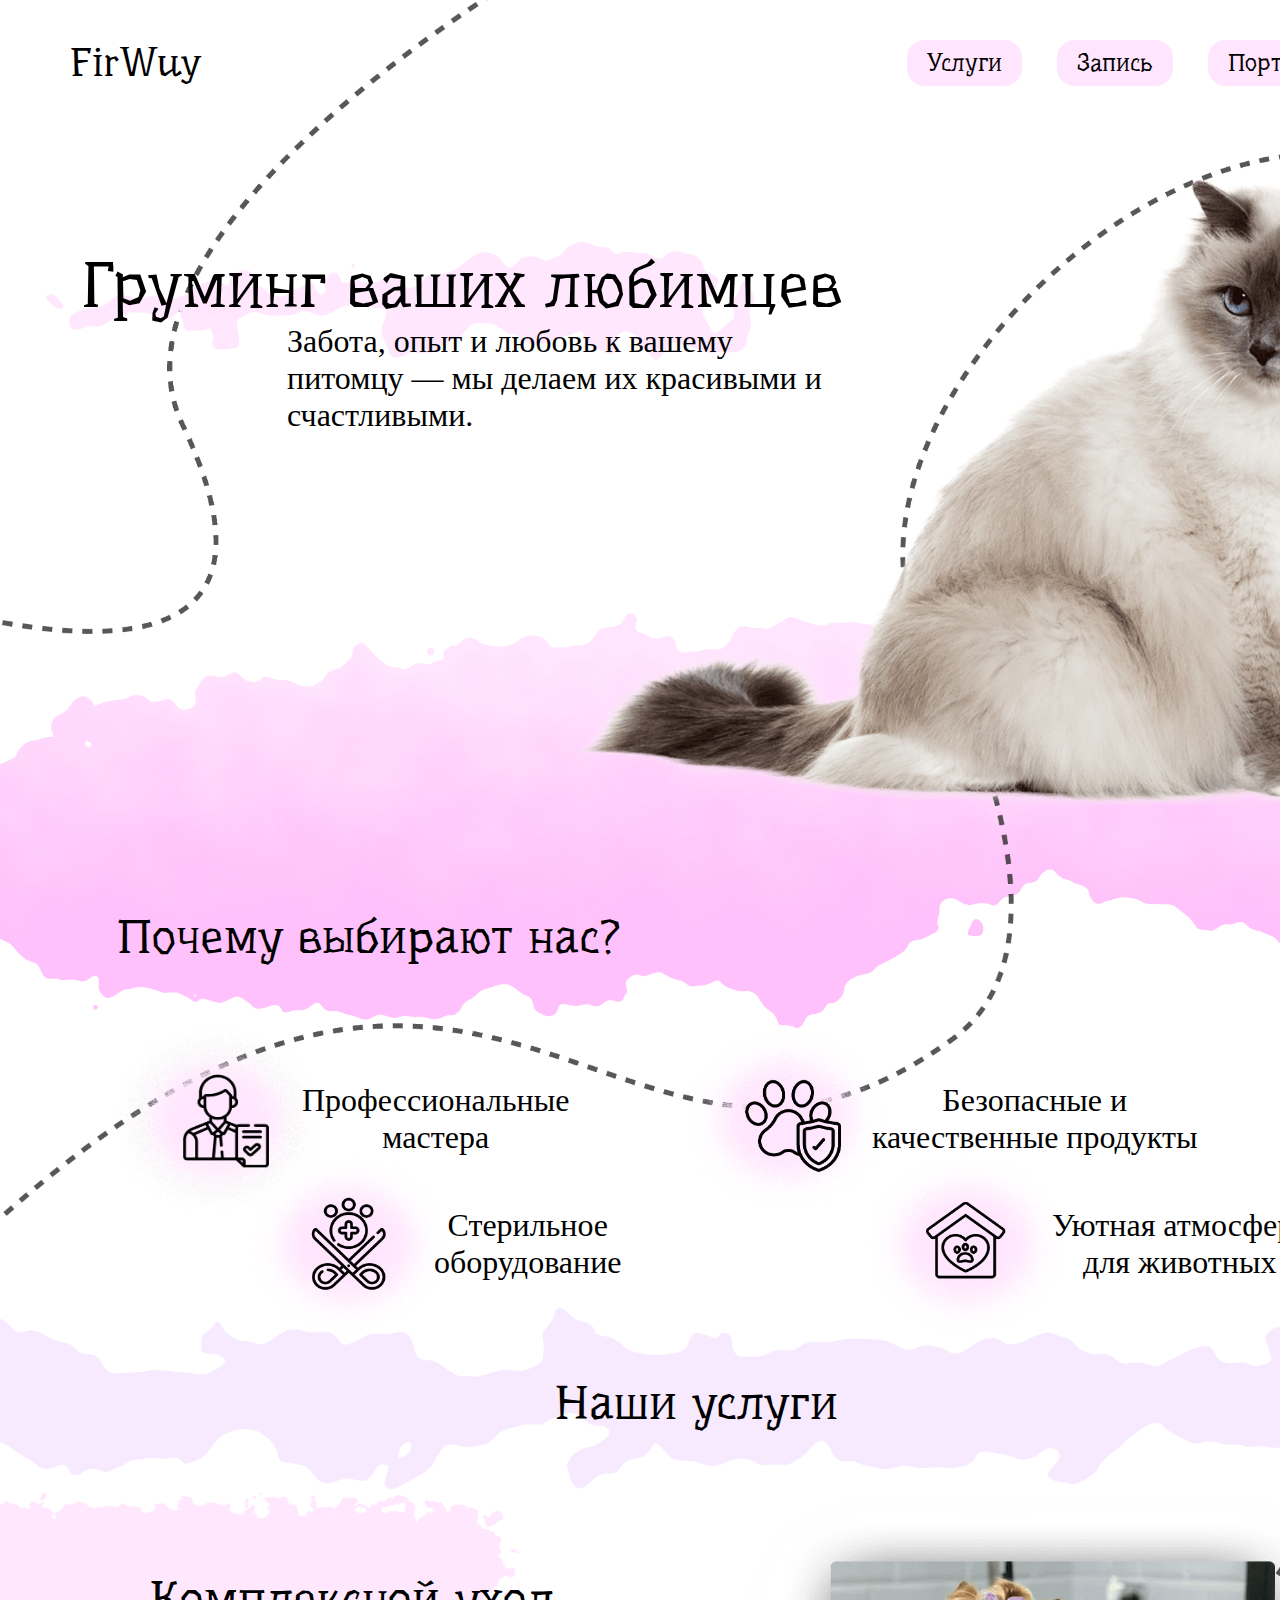
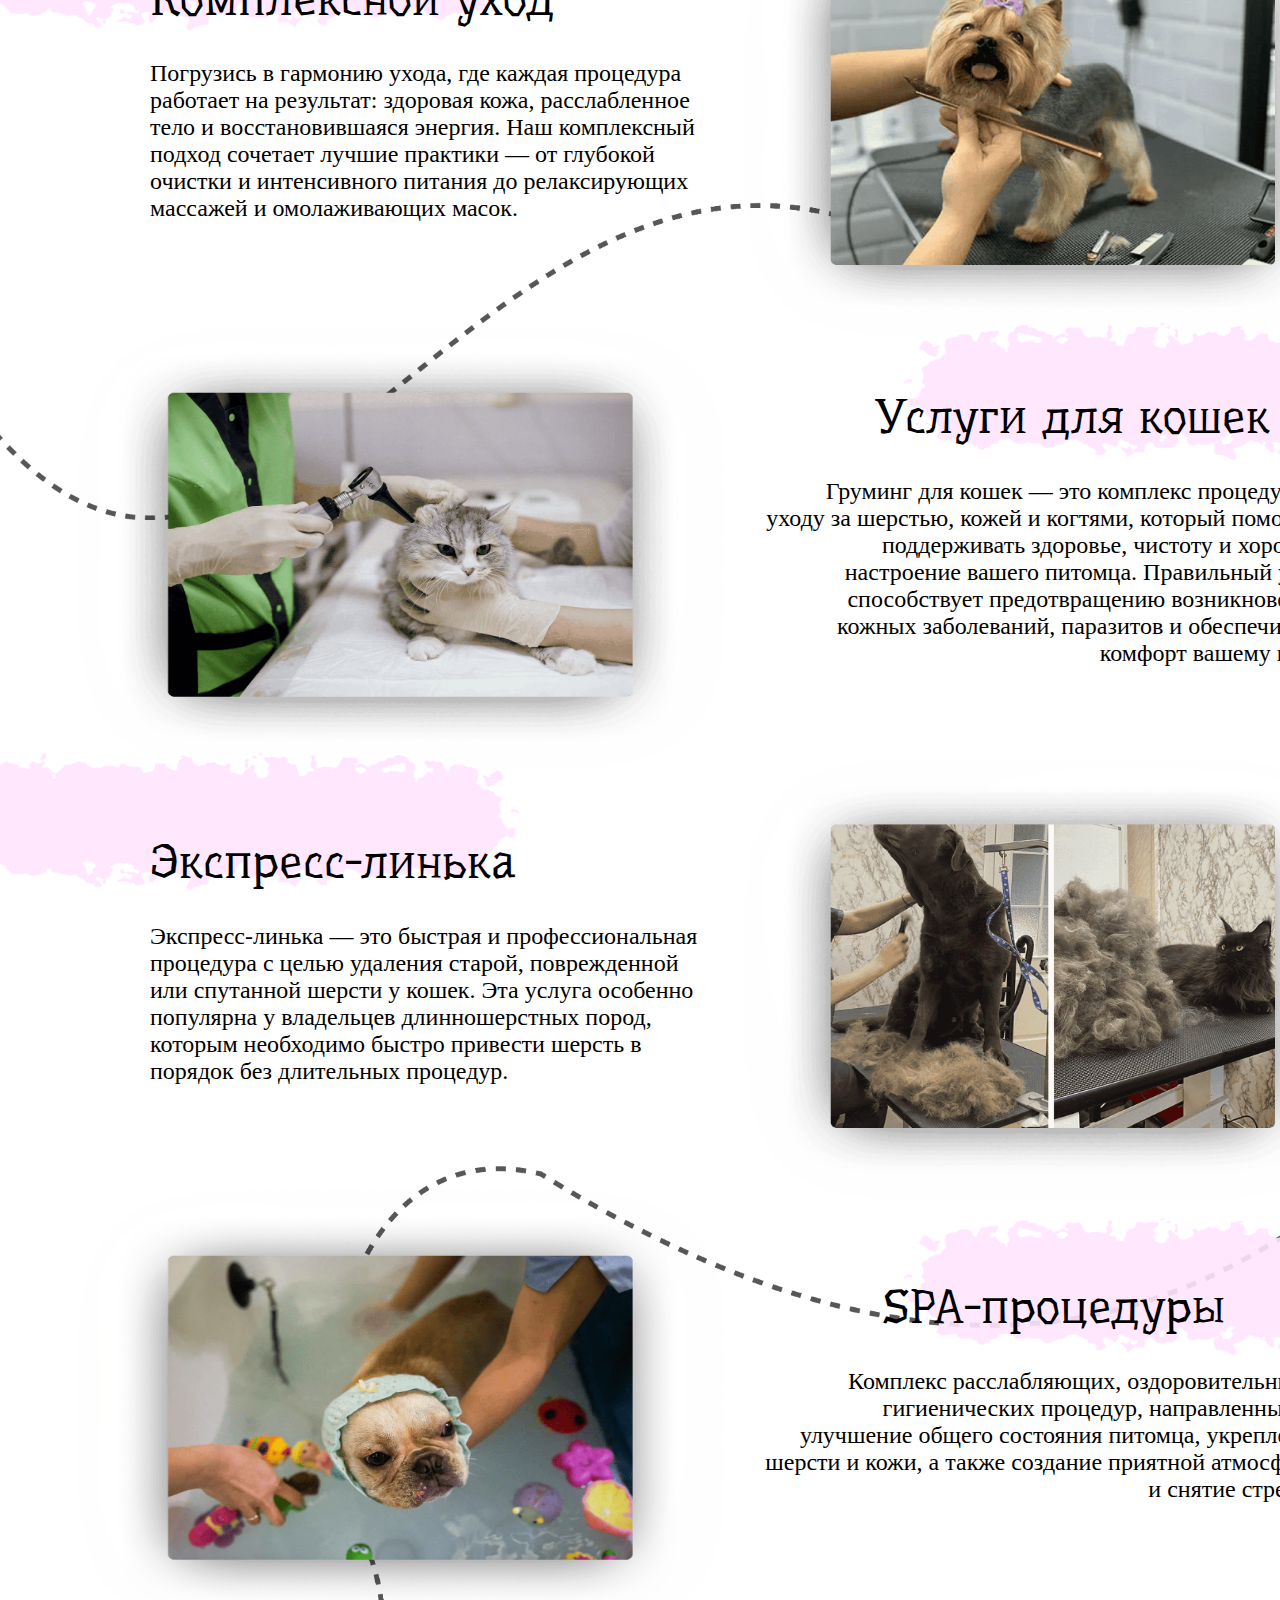
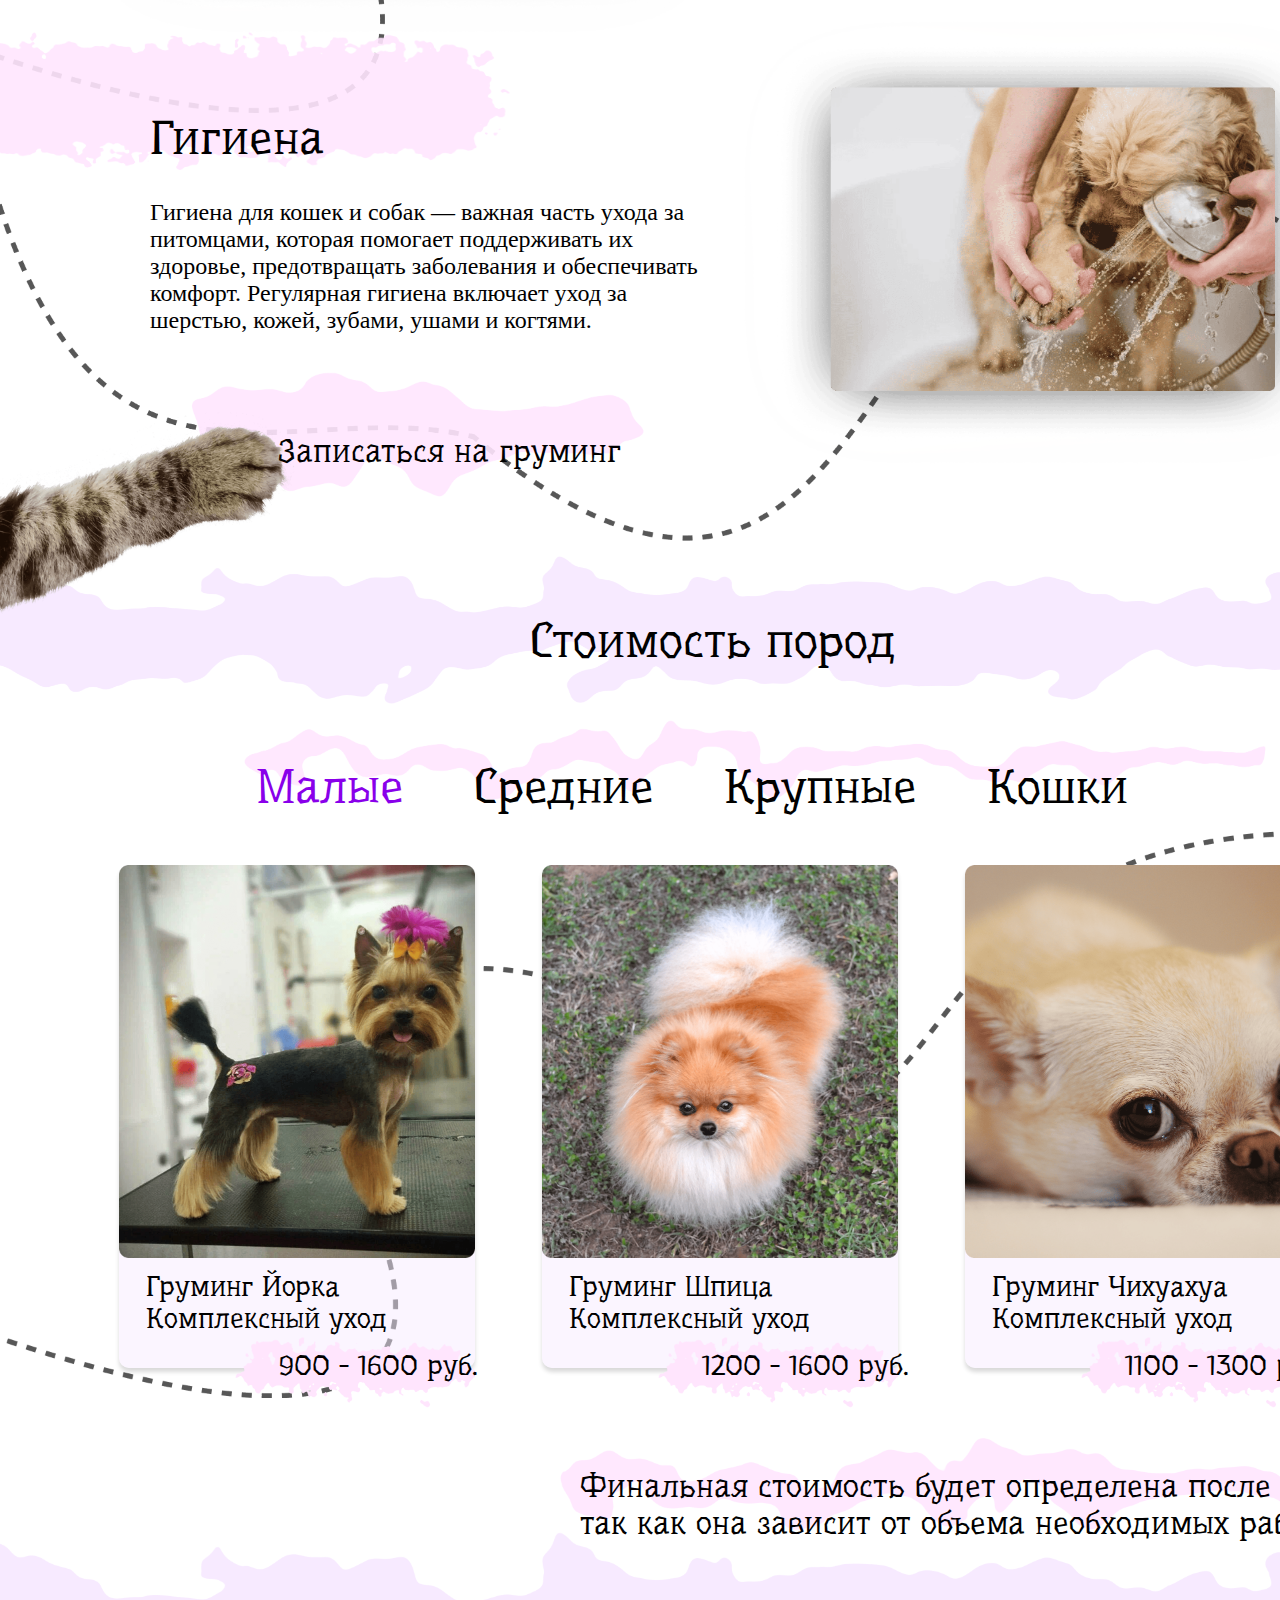
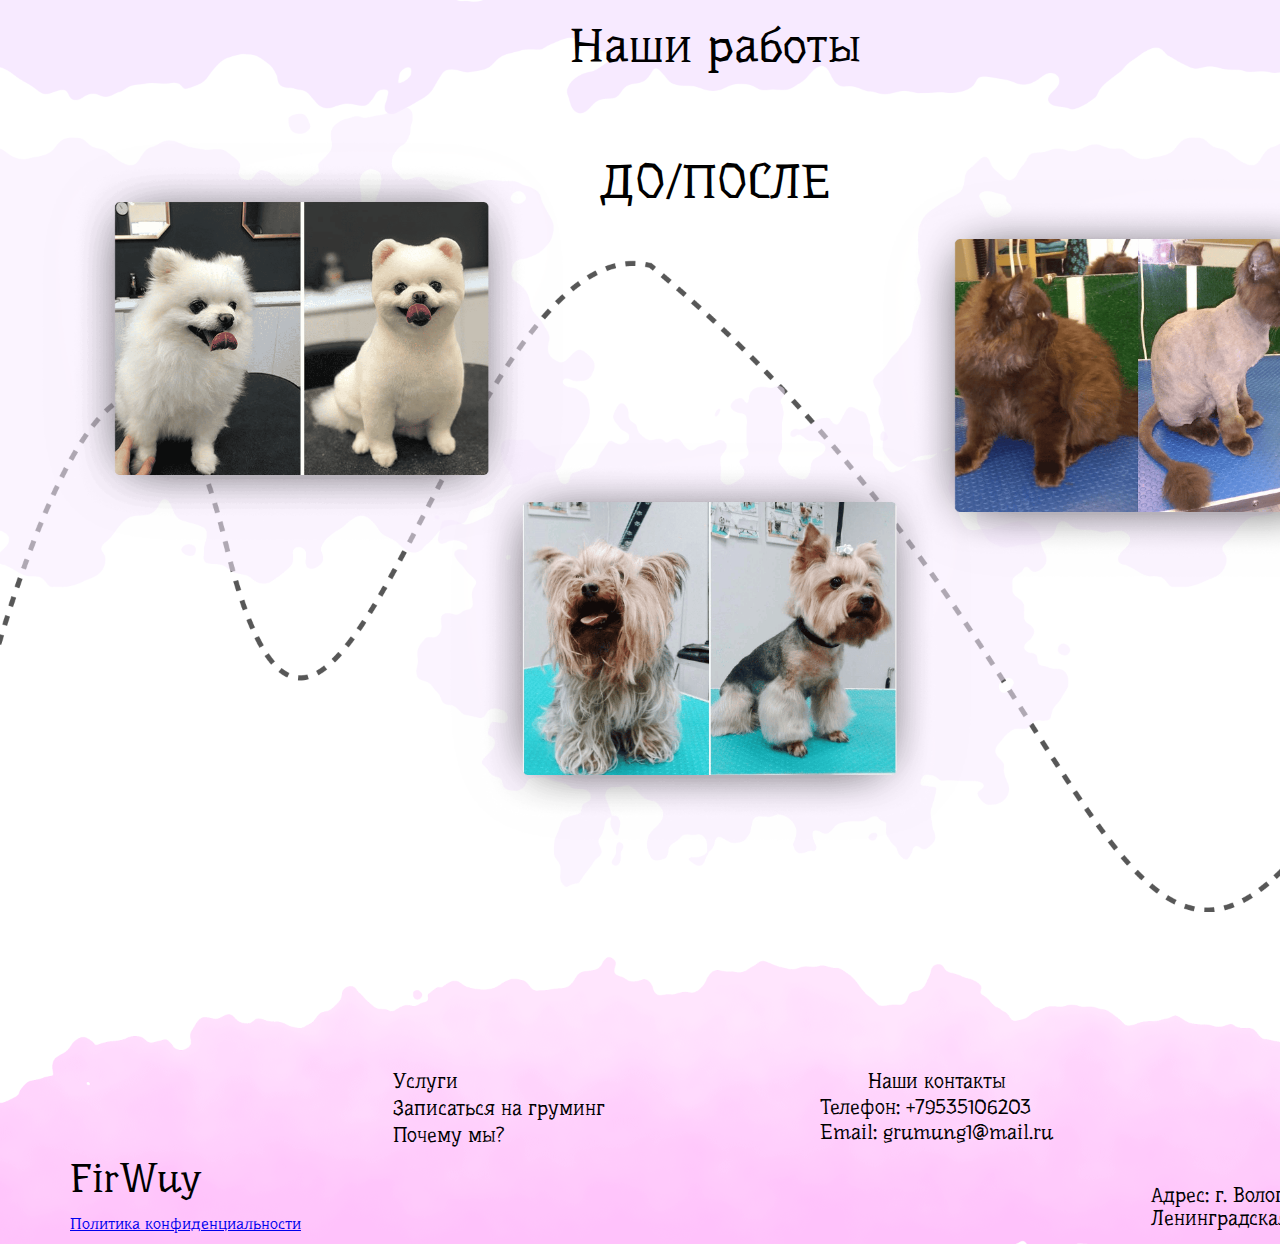
<file: index.html>
<!DOCTYPE html>
<html lang="ru">

<head>
    <meta charset="UTF-8">
    <meta name="viewport" content="width=device-width, initial-scale=1.0">
    <title>FirWuy</title>
    <link rel="stylesheet" href="style.css">
    <link rel="apple-touch-icon" sizes="180x180" href="images/apple-touch-icon.png">
    <link rel="icon" sizes="32x32" href="images/favicon-32x32.png">
    <link rel="icon" sizes="16x16" href="images/favicon-16x16.png">
    <link rel="manifest" href="images/site.webmanifest">
</head>

<body>
    <div class="body-container" id="bodyContainer">

        <div class="background">
            <img src="images/home-line-left.png" alt="Line" class="home__line-left">
            <img src="images/home-line-right.png" alt="Line" class="home__line-right">
            <img src="images/home-cat.png" alt="Cat" class="home__cat">
            <img src="images/home-grooming-background.png" alt="Background" class="home__background">

            <img src="images/about-us-background.png" alt="Background" class="about-us__background">
            <img src="images/about-us-line.png" alt="Line" class="about-us__line">

            <img src="images/our-works-backgound.png" alt="Background" class="our-services__background">
            <img src="images/service-background.png" alt="Background" class="our-services__service-background care">
            <img src="images/service-background.png" alt="Background" class="our-services__service-background for-cats">
            <img src="images/service-background.png" alt="Background" class="our-services__service-background molting">
            <img src="images/service-background.png" alt="Background" class="our-services__service-background spa">
            <img src="images/service-background.png" alt="Background" class="our-services__service-background hygiene">
            <img src="images/service-line-1.png" alt="Line" class="our-services__line--1">
            <img src="images/service-line-2.png" alt="Line" class="our-services__line--2">
            <img src="images/service-line-3.png" alt="Line" class="our-services__line--3">
            <img src="images/sign-up-background.png" alt="Background" class="our-services__sign-up-background">
            <img src="images/sing-up-image.png" alt="Background" class="our-services__sign-up-image">

            <img src="images/price-backgound.png" alt="Background" class="price__price-backgound">
            <img src="images/size-background.png" alt="Background" class="price__size-backgound">
            <img src="images/price-line.png" alt="Line" class="price__line">
            <img src="images/price-note-background.png" alt="Background" class="price__note-background">

            <img src="images/our-works-backgound.png" alt="Background" class="our-works__backgound">
            <img src="images/our-works-background-1.png" alt="Background" class="our-works__image-backgound --1">
            <img src="images/our-works-background-2.png" alt="Background" class="our-works__image-backgound --2">
            <img src="images/our-works-background-3.png" alt="Background" class="our-works__image-backgound --3">
            <img src="images/our-works-line.png" alt="Line" class="our-works__line">

            <img src="images/footer-backgound.png" alt="Background" class="footer__backgound">
        </div>

        <header class="header">
            <a href="#" class="header__logo">FirWuy</a>
            <div class="header__buttons">
                <button class="header__button" onclick="scrollToServices()">
                    <p class="header__button-text">Услуги</p>
                </button>
                <button class="header__button" onclick="scrollToFeedbackForm()">
                    <p class="header__button-text">Запись</p>
                </button>
                <button class="header__button" onclick="scrollToPortfolio()">
                    <p class="header__button-text">Портфолио</p>
                </button>
            </div>
        </header>

        <main>
            <section class="home">
                <p class="home__title">Груминг ваших любимцев</p>
                <p class="home__subtitle">Забота, опыт и любовь к вашему питомцу — мы делаем их красивыми и счастливыми.
                </p>
            </section>
            <section class="about-us" id="whyAreWe">
                <p class="about-us__title">Почему выбирают нас?</p>
                <div class="about-us__advantages">
                    <div class="about-us__advantage --1">
                        <img src="images/about-us-image-1.png" alt="Icon" class="advantage-about-us__image">
                        <p class="about-us__about-us__advantage-text">Профессиональные <br> мастера</p>
                    </div>
                    <div class="about-us__advantage --2">
                        <img src="images/about-us-image-2.png" alt="Icon" class="advantage-about-us__image">
                        <p class="about-us__about-us__advantage-text">Стерильное <br> оборудование</p>
                    </div>
                    <div class="about-us__advantage --3">
                        <img src="images/about-us-image-3.png" alt="Icon" class="advantage-about-us__image">
                        <p class="about-us__about-us__advantage-text">Безопасные и <br> качественные продукты</p>
                    </div>
                    <div class="about-us__advantage --4">
                        <img src="images/about-us-image-4.png" alt="Icon" class="advantage-about-us__image">
                        <p class="about-us__about-us__advantage-text">Уютная атмосфера <br> для животных</p>
                    </div>
                </div>
            </section>
            <section class="our-services" id="services">
                <p class="our-services__title">Наши услуги</p>
                <div class="our-services__services">
                    <div class="our-services__service --right">
                        <div class="our-services__service-description">
                            <p class="our-services__service-title">Комплексной уход</p>
                            <p class="our-services__service-text">Погрузись в гармонию ухода, где каждая процедура
                                работает на результат: здоровая кожа, расслабленное тело и восстановившаяся энергия. Наш
                                комплексный подход сочетает лучшие практики — от глубокой очистки и интенсивного питания
                                до релаксирующих массажей и омолаживающих масок.</p>
                        </div>
                        <img src="images/care-image.png" alt="Image" class="our-services__service-image">
                    </div>
                    <div class="our-services__service --left">
                        <img src="images/services-for-cat-image.png" alt="Image" class="our-services__service-image">
                        <div class="our-services__service-description">
                            <p class="our-services__service-title --left-1">Услуги для кошек</p>
                            <p class="our-services__service-text">Груминг для кошек — это комплекс процедур по уходу за
                                шерстью, кожей и когтями, который помогает поддерживать здоровье, чистоту и хорошее
                                настроение вашего питомца. Правильный уход способствует предотвращению возникновения
                                кожных заболеваний, паразитов и обеспечивает комфорт вашему коту.</p>
                        </div>
                    </div>
                    <div class="our-services__service --right">
                        <div class="our-services__service-description">
                            <p class="our-services__service-title">Экспресс-линька</p>
                            <p class="our-services__service-text">Экспресс-линька — это быстрая и профессиональная
                                процедура с целью удаления старой, поврежденной или спутанной шерсти у кошек. Эта услуга
                                особенно популярна у владельцев длинношерстных пород, которым необходимо быстро привести
                                шерсть в порядок без длительных процедур.</p>
                        </div>
                        <img src="images/express-molting-image.png" alt="Image" class="our-services__service-image">
                    </div>
                    <div class="our-services__service --left">
                        <img src="images/SPA-image.png" alt="Image" class="our-services__service-image">
                        <div class="our-services__service-description">
                            <p class="our-services__service-title --left-2">SPA-процедуры</p>
                            <p class="our-services__service-text">Комплекс расслабляющих, оздоровительных и
                                гигиенических процедур, направленных на улучшение общего состояния питомца, укрепление
                                шерсти и кожи, а также создание приятной атмосферы и снятие стресса.</p>
                        </div>
                    </div>
                    <div class="our-services__service --right">
                        <div class="our-services__service-description">
                            <p class="our-services__service-title">Гигиена</p>
                            <p class="our-services__service-text">Гигиена для кошек и собак — важная часть ухода за
                                питомцами, которая помогает поддерживать их здоровье, предотвращать заболевания и
                                обеспечивать комфорт. Регулярная гигиена включает уход за шерстью, кожей, зубами, ушами
                                и когтями.</p>
                        </div>
                        <img src="images/hygiene-image.png" alt="Image" class="our-services__service-image">
                    </div>
                </div>
                <a class="our-services__sing-up" id="feedbackButton" onclick="activeForm()">Записаться на груминг</a>
            </section>
            <section class="price">
                <p class="price__title">Стоимость пород</p>
                <div class="price__sizes-breeds">
                    <a class="price__size-breed active" onclick="openSmallBreeds(); toggleActiveClass(this)">Малые</a>
                    <a class="price__size-breed" onclick="openMediumBreeds(); toggleActiveClass(this)">Средние</a>
                    <a class="price__size-breed" onclick="openBigBreeds(); toggleActiveClass(this)">Крупные</a>
                    <a class="price__size-breed" onclick="openCatBreeds(); toggleActiveClass(this)">Кошки</a>
                </div>

                <div class="price__breed-cards --1">
                    <div class="price__breed-card">
                        <img src="images/breed-image-1-1.png" alt="Image" class="price__card-image">
                        <p class="price__card-description">Груминг Йорка Комплексный уход</p>
                        <img src="images/card-price-background.png" alt="Background"
                            class="price__card-price-background">
                        <p class="price__card-price">900 - 1600 руб.</p>
                    </div>
                    <div class="price__breed-card">
                        <img src="images/breed-image-1-2.png" alt="Image" class="price__card-image">
                        <p class="price__card-description">Груминг Шпица
                            Комплексный уход</p>
                        <img src="images/card-price-background.png" alt="Background"
                            class="price__card-price-background">
                        <p class="price__card-price">1200 - 1600 руб.</p>
                    </div>
                    <div class="price__breed-card">
                        <img src="images/breed-image-1-3.png" alt="Image" class="price__card-image">
                        <p class="price__card-description">Груминг Чихуахуа
                            Комплексный уход</p>
                        <img src="images/card-price-background.png" alt="Background"
                            class="price__card-price-background">
                        <p class="price__card-price">1100 - 1300 руб.</p>
                    </div>
                </div>

                <div class="price__breed-cards --2">
                    <div class="price__breed-card">
                        <img src="images/breed-image-2-1.png" alt="Image" class="price__card-image">
                        <p class="price__card-description">Груминг Кокер-спаниель
                            Комплексный уход</p>
                        <img src="images/card-price-background.png" alt="Background"
                            class="price__card-price-background">
                        <p class="price__card-price">1200 - 1800 руб.</p>
                    </div>
                    <div class="price__breed-card">
                        <img src="images/breed-image-2-2.png" alt="Image" class="price__card-image">
                        <p class="price__card-description">Груминг Корги
                            Комплекс с экспресс-линькой</p>
                        <img src="images/card-price-background.png" alt="Background"
                            class="price__card-price-background">
                        <p class="price__card-price">1600 руб.</p>
                    </div>
                    <div class="price__breed-card">
                        <img src="images/breed-image-2-3.png" alt="Image" class="price__card-image">
                        <p class="price__card-description">Груминг Сиба- ину
                            Комплексный уход</p>
                        <img src="images/card-price-background.png" alt="Background"
                            class="price__card-price-background">
                        <p class="price__card-price">от 1600 руб.</p>
                    </div>
                </div>

                <div class="price__breed-cards --3">
                    <div class="price__breed-card">
                        <img src="images/breed-image-3-1.png" alt="Image" class="price__card-image">
                        <p class="price__card-description">Груминг Самоеда
                            Комплексный уход</p>
                        <img src="images/card-price-background.png" alt="Background"
                            class="price__card-price-background">
                        <p class="price__card-price">от 2400 руб.</p>
                    </div>
                    <div class="price__breed-card">
                        <img src="images/breed-image-3-2.png" alt="Image" class="price__card-image">
                        <p class="price__card-description">Груминг Хаски
                            Комплексный уход</p>
                        <img src="images/card-price-background.png" alt="Background"
                            class="price__card-price-background">
                        <p class="price__card-price">от 2000 руб.</p>
                    </div>
                    <div class="price__breed-card">
                        <img src="images/breed-image-3-3.png" alt="Image" class="price__card-image">
                        <p class="price__card-description">Груминг Лабрадора
                            Комплексный уход</p>
                        <img src="images/card-price-background.png" alt="Background"
                            class="price__card-price-background">
                        <p class="price__card-price">от 1600 руб.</p>
                    </div>
                </div>

                <div class="price__breed-cards --4">
                    <div class="price__breed-card">
                        <img src="images/breed-image-4-1.png" alt="Image" class="price__card-image">
                        <p class="price__card-description">Стрижка кошки под машинку</p>
                        <img src="images/card-price-background.png" alt="Background"
                            class="price__card-price-background">
                        <p class="price__card-price">от 800 руб.</p>
                    </div>
                    <div class="price__breed-card">
                        <img src="images/breed-image-4-2.png" alt="Image" class="price__card-image">
                        <p class="price__card-description">Кошки. Мытье, сушка и вычесывание</p>
                        <img src="images/card-price-background.png" alt="Background"
                            class="price__card-price-background">
                        <p class="price__card-price">от 1400 руб.</p>
                    </div>
                    <div class="price__breed-card">
                        <img src="images/breed-image-4-3.png" alt="Image" class="price__card-image">
                        <p class="price__card-description">Кошки. Вычесывание без мытья</p>
                        <img src="images/card-price-background.png" alt="Background"
                            class="price__card-price-background">
                        <p class="price__card-price">от 1000 руб.</p>
                    </div>
                </div>

                <p class="price__price-note">Финальная стоимость будет определена после осмотра, <br> так как она зависит от объема
                    необходимых работ.</p>
            </section>
            <section class="our_works" id="portfolio">
                <p class="our-works__title">Наши работы</p>
                <p class="our-works__before-and-after">ДО/ПОСЛЕ</p>
                <div class="our-works__images">
                    <img src="images/our-works-image-1.png" alt="Image" class="our-works__image --1">
                    <img src="images/our-works-image-2.png" alt="Image" class="our-works__image --2">
                    <img src="images/our-works-image-3.png" alt="Image" class="our-works__image --3">
                </div>
            </section>
        </main>

        <footer>
            <div class="footer__logo-and-confidentiality">
                <a href="#" class="footer__logo">FirWuy</a>
                <a href=index1.html class="footer__confidentiality">Политика конфиденциальности</a>
            </div>
            <div class="footer__links">
                <a class="footer__link" onclick="scrollToServices()">Услуги</a>
                <a class="footer__link" onclick="scrollToFeedbackForm()">Записаться на груминг</a>
                <a class="footer__link" onclick="scrollToWhyAreWe()">Почему мы?</a>
            </div>
            <div class="footer__contacts">
                <p class="footer__contacts-title">Наши контакты</p>
                <p class="footer__contact">Телефон: +79535106203</p>
                <p class="footer__contact">Email: grumung1@mail.ru</p>
            </div>
            <p class="footer__adress">Адрес: г. Вологда, ул. <br> Ленинградская 52а</p>

        </footer>


        <div class="feedback-form__overlay" id="feedbackFormOverlay"></div>

        <div class="feedback-form" id="feedbackForm">
            <button class="feedback-form__close-button --TS" id="closeFeedbackForm">
                <div class="feedback-form__close-button-line --TS --1"></div>
                <div class="feedback-form__close-button-line --TS --2"></div>
            </button>
            <div class="feedback-form__popup-frame --1" id="firstFramefeedbackForm">
                <form class="feedback-form__form">
                    <label for="inputOne">
                        <p class="feedback-form__title--1">Ваше имя</p>
                        <input class="feedback-form__input --name" placeholder="Имя" id="inputOne" />
                    </label>
                    <label for="inputTwo">
                        <p class="feedback-form__title--2">Номер телефона</p>
                        <input class="feedback-form__input --phone" placeholder="Номер телефона" id="inputTwo" />
                    </label>
                    <label for="inputThree">
                        <p class="feedback-form__title--3">Сообщение</p>
                        <textarea name="Message" class="feedback-form__input--comment"
                            placeholder="Просим указывать тут породу и услугу, а так же личные пожелания"></textarea>
                    </label>
                    <button class="feedback-form__button" id="InputButton">Отправить запрос</button>
                    <label class="feedback-form__confidentiality">
                        <input type="checkbox" class="feedback-form__check-box" id="checkMarkContainer">
                         <a href="index1.html" class="feedback-form__confidentiality-text">
    Нажимая на эту кнопку вы автоматически <br>
    соглашаетесь на обработку персональных данных
  </a>
                    </label>
                </form>
                <div class="feedback-form__text-container">
                    <div class="feedback-form__our-contacts">
                        <p class="feedback-form__contacts-title">Наши контакты</p>
                        <p class="feedback-form__contact">Телефон: +79535106203</p>
                        <p class="feedback-form__contact">Email: grumung1@mail.ru</p>
                        <p class="feedback-form__contact">Адрес: г. Вологда, ул. <br> Ленинградская 52а</p>
                    </div>
                    <div class="feedback-form__working-mode">
                        <p class="feedback-form__work-title">Режим работы</p>
                        <p class="feedback-form__work-time">С понедельника по пятницу с 9:00 до 21:00</p>
                        <p class="feedback-form__work-time">В субботу с 10:00 до 20:00</p>
                        <p class="feedback-form__work-time">Воскресенье - выходной</p>
                    </div>
                </div>
            </div>
            <div class="feedback-form__popup-frame --2" id="secondFramefeedbackForm">
                <div class="feedback-form__spinner-circle"></div>
            </div>
            <div class="feedback-form__popup-frame --3" id="thirdFramefeedbackForm">
                <p class="feedback-form__thanks">Заявка успешно отправлена!</p>
            </div>
        </div>
    </div>

    <script src="script.js"></script>

</body>

</html>
</file>
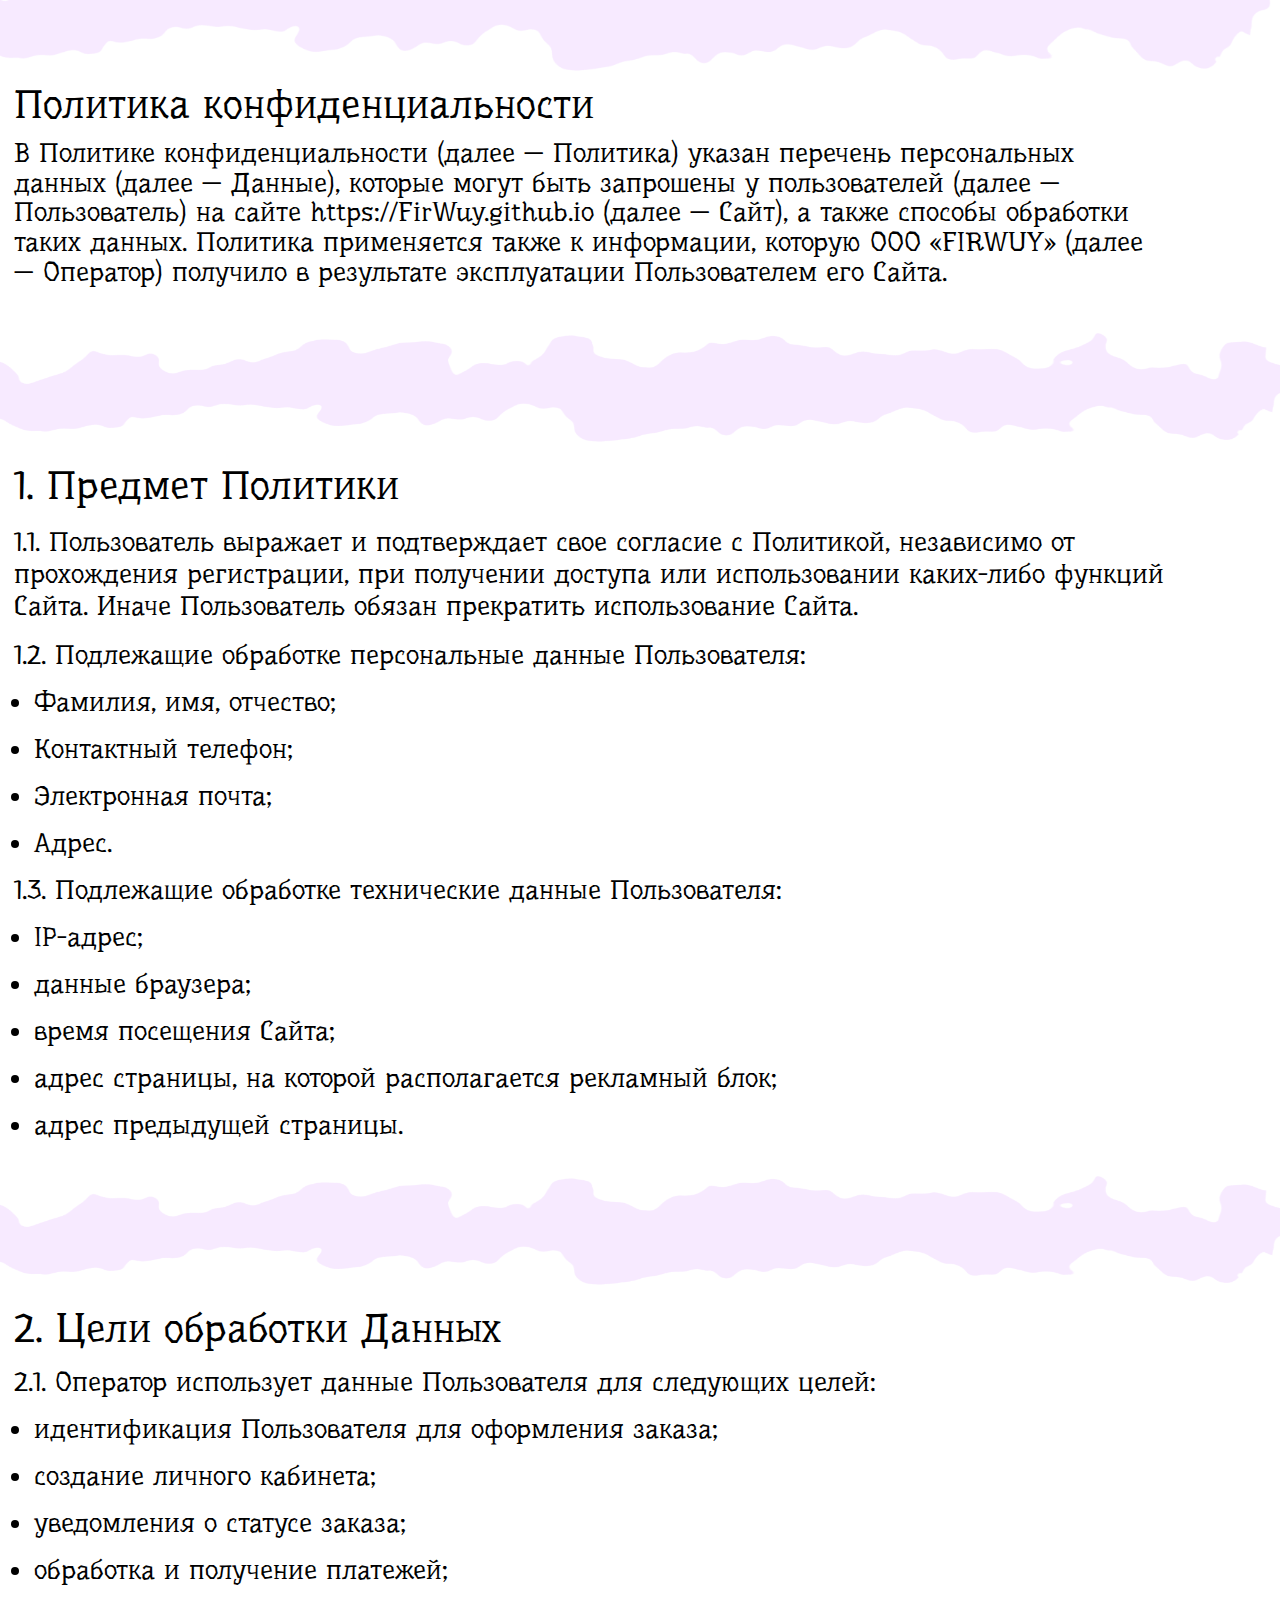
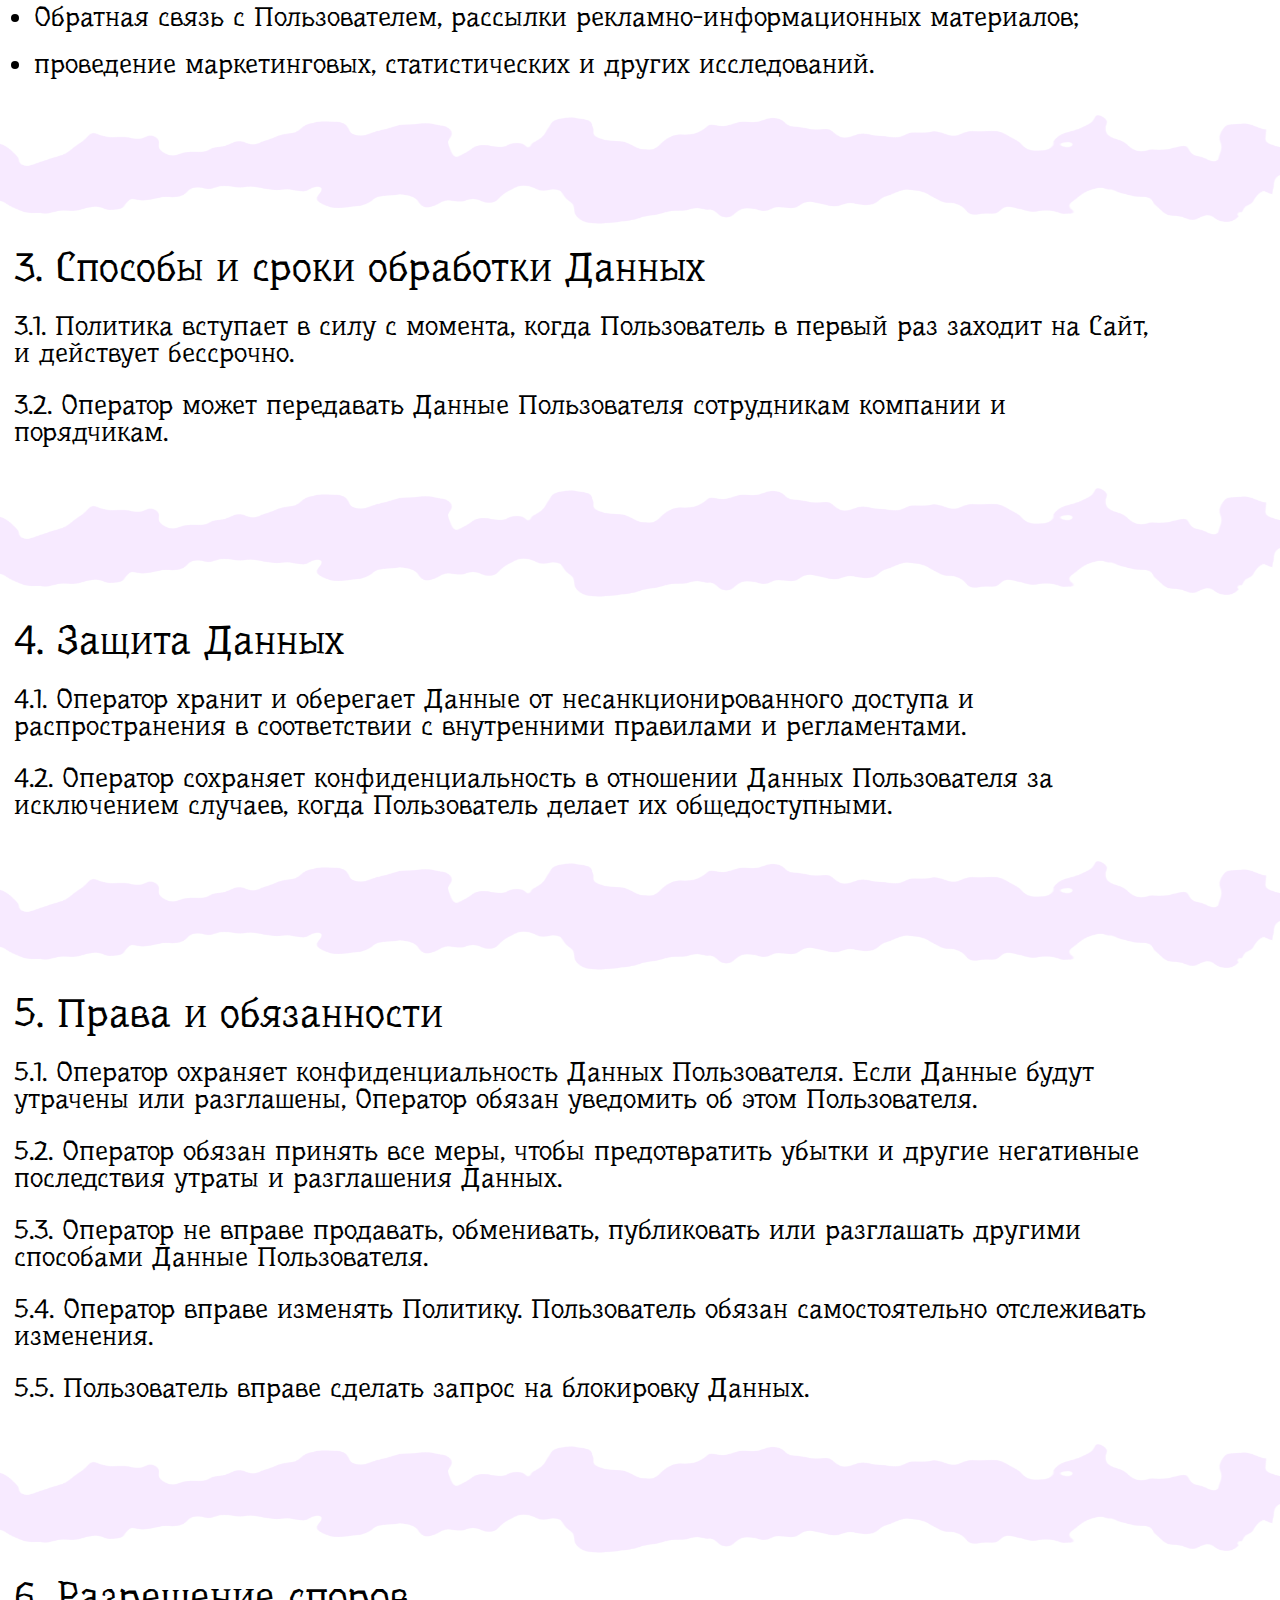
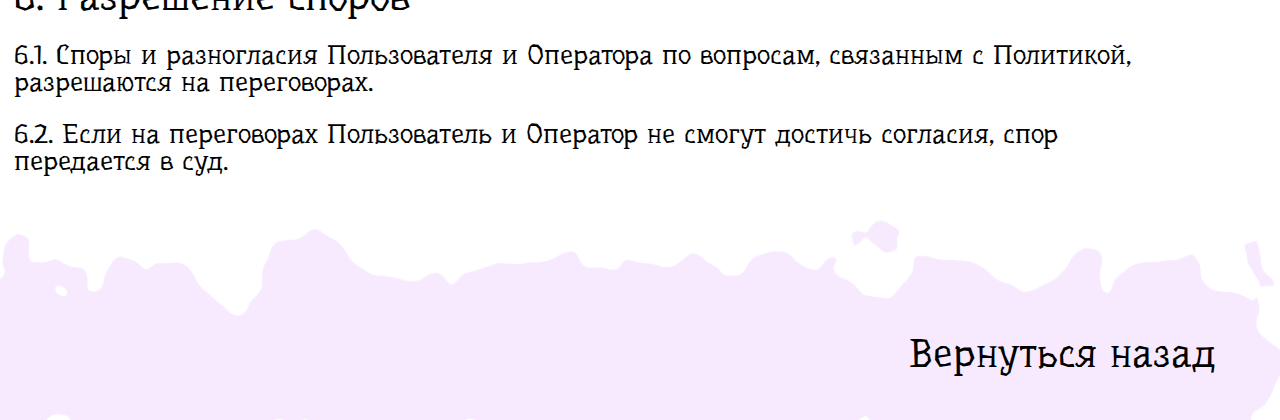
<file: index1.html>
<!DOCTYPE html>
<html lang="ru">

<head>
    <meta charset="UTF-8">
    <meta name="viewport" content="width=device-width, initial-scale=1.0">
    <title>FirWuy</title>
    <link rel="stylesheet" href="style1.css">
    <link rel="apple-touch-icon" sizes="180x180" href="images/apple-touch-icon.png">
    <link rel="icon" sizes="32x32" href="images/favicon-32x32.png">
    <link rel="icon" sizes="16x16" href="images/favicon-16x16.png">
    <link rel="manifest" href="images/site.webmanifest">
</head>

<body>
    <div class="body-container" id="bodyContainer">
        <div class="full-width-image">
            <img src="images/Rectangle 52.png" alt="Img1" class="img">
        </div>
        
        <div class="content-wrapper">
            <p class="politica">Политика конфиденциальности</p>
            <p class="text1">В Политике конфиденциальности (далее — Политика) указан перечень персональных данных (далее — Данные), которые могут быть запрошены у пользователей (далее — Пользователь) на сайте https://FirWuy.github.io (далее — Сайт), а также способы обработки таких данных.
                Политика применяется также к информации, которую ООО «FIRWUY» (далее — Оператор) получило в результате эксплуатации Пользователем его Сайта.</p>
        </div>
        

        <div class="full-width-image">
            <img src="images/Rectangle 51.png" alt="Img2" class="img2">
        </div>  


        <div class="content-wrapper">
            <p class="predmet_politica">1. Предмет Политики</p>
            <p class="text2">1.1. Пользователь выражает и подтверждает свое согласие с Политикой, независимо от прохождения регистрации, при получении доступа или использовании каких-либо функций Сайта. Иначе Пользователь обязан прекратить использование Сайта.</p>

            <p class="text3">1.2. Подлежащие обработке персональные данные Пользователя:
<ul>
    <li class="text3">Фамилия, имя, отчество;</li>
    <li class="text3">Контактный телефон;</li>
    <li class="text3">Электронная почта;</li>
    <li class="text3">Адрес.</li>
</ul>
            </p>


            <p class="text4">1.3. Подлежащие обработке технические данные Пользователя:
<ul>
   <li class="text4"> IP-адрес; </li>
   <li class="text4"> данные браузера; </li>
   <li class="text4"> время посещения Сайта; </li>
   <li class="text4"> адрес страницы, на которой располагается рекламный блок; </li>
   <li class="text4"> адрес предыдущей страницы.</li>
</ul>
            </p>
        </div>


        <div class="full-width-image">
            <img src="images/Rectangle 51.png" alt="Img2" class="img3">
        </div>

    
        <div class="content-wrapper">
            <p class="predmet_politica">2. Цели обработки Данных</p>
            <p class="text5">2.1. Оператор использует данные Пользователя для следующих целей:
<ul>
   <li class="text5">идентификация Пользователя для оформления заказа;</li>
   <li class="text5">создание личного кабинета; </li>
   <li class="text5"> уведомления о статусе заказа; </li>
   <li class="text5"> обработка и получение платежей; </li>
   <li class="text5">Обратная связь с Пользователем, рассылки рекламно-информационных материалов;</li>
   <li class="text5">проведение маркетинговых, статистических и других исследований.</li>  
</ul>
            </p>
        </div>

        <div class="full-width-image">
            <img src="images/Rectangle 51.png" alt="Img2" class="img4">
        </div>
        
        <div class="content-wrapper">
            <p class="predmet_politica">3. Способы и сроки обработки Данных</p>
            <p class="text6">3.1. Политика вступает в силу с момента, когда Пользователь в первый раз заходит на Сайт, и действует бессрочно.</p>
            <p class="text6">3.2. Оператор может передавать Данные Пользователя сотрудникам компании и порядчикам.</p>
        </div>

        <div class="full-width-image">
            <img src="images/Rectangle 51.png" alt="Img2" class="img5">
        </div>

        <div class="content-wrapper">
            <p class="predmet_politica">4. Защита Данных</p>
            <p class="text7">4.1. Оператор хранит и оберегает Данные от несанкционированного доступа и распространения в соответствии с внутренними правилами и регламентами.</p>
            <p class="text7">4.2. Оператор сохраняет конфиденциальность в отношении Данных Пользователя за исключением случаев, когда Пользователь делает их общедоступными.</p>
        </div>

        <div class="full-width-image">
            <img src="images/Rectangle 51.png" alt="Img2" class="img6">
        </div>

        <div class="content-wrapper">
            <p class="predmet_politica">5. Права и обязанности</p>
            <p class="text8">5.1. Оператор охраняет конфиденциальность Данных Пользователя. Если Данные будут утрачены или разглашены, Оператор обязан уведомить об этом Пользователя.</p>
            <p class="text8">5.2. Оператор обязан принять все меры, чтобы предотвратить убытки и другие негативные последствия утраты и разглашения Данных.</p>
            <p class="text8">5.3. Оператор не вправе продавать, обменивать, публиковать или разглашать другими способами Данные Пользователя.</p>
            <p class="text8">5.4. Оператор вправе изменять Политику. Пользователь обязан самостоятельно отслеживать изменения.</p>
            <p class="text8">5.5. Пользователь вправе сделать запрос на блокировку Данных.</p>
        </div>

        <div class="full-width-image">
            <img src="images/Rectangle 51.png" alt="Img2" class="img7">
        </div>

        <div class="content-wrapper">
            <p class="predmet_politica">6. Разрешение споров</p>
            <p class="text9">6.1. Споры и разногласия Пользователя и Оператора по вопросам, связанным с Политикой, разрешаются на переговорах.</p>
            <p class="text9">6.2. Если на переговорах Пользователь и Оператор не смогут достичь согласия, спор передается в суд.</p>
        </div>

        <div class="full-width-image">
            <img src="images/Rectangle 58.png" alt="Img2" class="img8">
            <div class="text-overlay">
            <a href="index.html" class="text-overlay ">Вернуться назад</a>
        </div>

    </div>

    <script src="script1.js"></script>
</body>

</html>
</file>
<file: style.css>
@import url('https://fonts.googleapis.com/css2?family=Underdog&display=swap');

@import url('https://db.onlinewebfonts.com/c/4642748c8c6b7a22961a7182dd8cbdc7?family=Kereru+Bold');

* {
    margin: 0;
    padding: 0;
}

.background,
.home__line-left,
.home__line-right,
.home__cat,
.home__background,
.about-us__background,
.about-us__line,
.our-services__background,
.our-services__service-background,
.our-services__line--1,
.our-services__line--2,
.our-services__line--3,
.our-services__sing-up,
.our-services__sign-up-background,
.our-services__sign-up-image,
.price__price-backgound,
.price__size-backgound,
.price__line,
.price__card-price-background,
.price__card-price,
.price__note-background,
.price__price-note,
.our-works__backgound,
.our-works__image-backgound,
.our-works__line,
.footer__backgound {
    position: absolute;
}

.background,
.home__line-left,
.home__line-right,
.home__cat,
.home__background,
.about-us__background,
.about-us__line,
.our-services__background,
.our-services__service-background,
.our-services__line--1,
.our-services__line--2,
.our-services__line--3,
.our-services__sign-up-background,
.our-services__sign-up-image,
.price__price-backgound,
.price__size-backgound,
.price__line,
.price__card-price-background,
.price__note-background,
.our-works__backgound,
.our-works__image-backgound,
.our-works__line,
.footer__backgound,
.advantage-about-us__image,
.our-services__service-image,
.price__card-image,
.our-works__image {
    user-select: none;
    -webkit-user-drag: none;
    -moz-user-select: none;
}

body {
    max-width: 1440px;
    overflow-x: hidden;
    display: flex;
    justify-items: center;
    background-color: rgba(255, 255, 255, 1);
    font-family: "Underdog", system-ui;
    font-weight: 400;
    font-style: normal;
    font-size: 32px;
    color: rgba(0, 0, 0, 1);
}

.body-container {
    width: 1440px;
}

.header {
    width: 1300px;
    padding: 40px 70px;
    display: flex;
    justify-content: space-between;
}

.header__logo {
    font-size: 40px;
    text-decoration: none;
    color: rgba(0, 0, 0, 1);
}

.feedback-form {
    display: none;
}

.header__buttons {
    display: flex;
    gap: 35px;
}

.header__button {
    background-color: rgba(255, 229, 253, 1);
    border: none;
    border-radius: 18px;
    display: flex;
    justify-content: center;
    align-items: center;
    text-align: center;
    cursor: pointer;
}

.header__button-text {
    padding: 4px 20px;
    font-family: "Underdog", system-ui;
    font-size: 24px;
    line-height: 100%;
}

.home__line-left {
    width: 508.3px;
    z-index: -3;
}

.home__line-right {
    margin: 150px 0 0 900px;
    width: 533.3px;
    z-index: -3;
}

.home__cat {
    margin: 24px 0 0 581px;
    width: 859px;
    z-index: -1;
}

.home__background {
    margin: 210px 0 0 29px;
    width: 793px;
    z-index: -2;
}

.home__title {
    margin: 123px 0 0 82px;
    width: 762px;
    font-size: 64px;
}

.home__subtitle {
    margin: 0 0 0 287px;
    width: 550px;
    font-family: "Kereru Bold";
    font-weight: 400;
    font-size: 32px;
    letter-spacing: 10%;
}

.about-us__background {
    margin: 585px 0 0 -16px;
    width: 1498px;
    z-index: -2;
}

.about-us__title {
    margin: 475px 0 0 117px;
    font-size: 48px;
}

.about-us__line {
    margin: 580px 0 0 0px;
    width: 1013.6px;
    z-index: -2;
}

.about-us__advantages {
    margin: 40px 0 0 90px;
}

.about-us__advantage {
    position: absolute;
    display: flex;
    align-items: center;
}

.about-us__advantage.--3 {
    margin-left: 570px;
}

.about-us__advantage.--2 {
    margin: 125px 0 0 132px;
}

.about-us__advantage.--4 {
    margin: 125px 0 0 750px;
}

.advantage-about-us__image {
    width: 252px;
    height: 228.6px;
}

.about-us__about-us__advantage-text {
    min-width: max-content;
    font-family: "Kereru Bold";
    margin-left: -40px;
    text-align: center;
}

.our-services {
    margin-top: 410px;
}

.our-services__title {
    margin-left: 555px;
    font-size: 48px;
}

.our-services__services {
    margin-top: 145px;
}

.our-services__service {
    margin-top: -150px;
    display: flex;
    align-items: center;
}

.our-services__service.--right {
    margin-left: 150px;
}

.our-services__service.--left {
    margin-left: 0px;
}

.our-services__service-description {
    margin-top: -40px;
}

.our-services__service-title {
    font-size: 48px;
}

.our-services__service-title.--left-1 {
    margin-right: 55px;
}

.our-services__service-title.--left-2 {
    margin-right: 100px;
}

.our-services__service-text {
    margin-top: 33px;
    width: 560px;
    font-family: "Kereru Bold";
    font-size: 24px;
    letter-spacing: 10%;
}

.our-services__service.--right {
    text-align: left;
}

.our-services__service.--left {
    text-align: right;
}

.our-services__service-image {
    width: 804.6px;
    height: 581.4px;
}

.our-services__service.--right .our-services__service-image {
    margin-left: -40px;
}

.our-services__service.--left .our-services__service-image {
    margin-right: -40px;
}


.our-services__background {
    margin: 1275px 0 0 0;
    width: 1440px;
    z-index: -2;
}

.our-services__service-background {
    width: 793px;
    height: 160px;
    z-index: -2;
}

.our-services__service-background.care {
    margin: 1480px 0 0 -250px;
}

.our-services__service-background.for-cats {
    margin: 1910px 0 0 880px;
    transform: scale(-1, 1)
}

.our-services__service-background.molting {
    margin: 2340px 0 0 -250px;
}

.our-services__service-background.spa {
    margin: 2805px 0 0 880px;
    transform: scale(-1, 1)
}

.our-services__service-background.hygiene {
    margin: 3220px 0 0 -260px;
}

.our-services__line--1 {
    margin-top: 1490px;
    width: 1440px;
    height: 629.6px;
    z-index: -3;
}

.our-services__line--2 {
    margin-top: 2750px;
    width: 1438.3px;
    height: 563.3px;
    z-index: -3;
}

.our-services__line--3 {
    margin-top: 3210px;
    width: 1440px;
    height: 558.3px;
    z-index: -3;
}

.our-services__sing-up {
    margin: -100px 0 0 278px;
    width: max-content;
    text-decoration: none;
    color: rgba(0, 0, 0, 1);
    cursor: pointer;
}

.our-services__sign-up-background {
    margin: 3550px 0 0 150px;
    width: 514.6px;
    height: 165.6px;
}

.our-services__sign-up-image {
    margin-top: 3560px;
    width: 325.3px;
    height: 292px;
}

.price__price-backgound {
    margin-top: 3730px;
    width: 1440px;
    height: 200px;
    z-index: -2;
}

.price__size-backgound {
    margin: 3900px 0 0 189px;
    width: 1115.6px;
    height: 115.6px;
    z-index: -2;
}

.price {
    margin-top: 80px;
}

.price__title {
    margin-left: 530px;
}

.price__title,
.price__size-breed {
    font-size: 48px;
}

.price__sizes-breeds {
    margin: 90px 0 0 256px;
    display: flex;
    gap: 70px;
}

.price__size-breed {
    cursor: pointer;
}

.price__size-breed.active {
    color: rgba(137, 0, 234, 1);
}

.price__breed-cards {
    margin: 50px 0 0 119px;
    gap: 67px;
}

.price__breed-cards.--1 {
    display: flex;
}

.price__breed-cards.--2 {
    display: none;
}

.price__breed-cards.--3 {
    display: none;
}

.price__breed-cards.--4 {
    display: none;
}

.price__breed-card {
    width: 356px;
    height: 503px;
    background-color: rgba(247, 234, 255, 0.47);
    border-radius: 10px;
    box-shadow: 0 4px 4px 0 rgba(0, 0, 0, 0.15);
}

.price__card-description {
    margin: 5px 0 0 27px;
    font-size: 28px;
}

.price__card-image {
    width: 356px;
    height: 393px;
}

.price__card-price-background {
    margin: -10px 0 0 100px;
    width: 273px;
    height: 87px;
}

.price__card-price {
    margin: 15px 0 0 160px;
    width: max-content;
    font-size: 28px;
}

.price__line {
    margin-top: 4030px;
    width: 1440px;
    height: 568px;
    z-index: -3;
}

.price__note-background {
    margin: 4620px 0 0 513px;
    width: 974px;
    height: 128.6px;
    z-index: -2;
}

.price__price-note {
    margin: 100px 0 0 580px;
    width: max-content;
}

.our_works {
    margin-top: 250px;
}

.our-works__title,
.our-works__before-and-after {
    font-size: 48px;
}

.our-works__title {
    margin-left: 570px;
}

.our-works__before-and-after {
    margin: 80px 0 0 600px;
}

.our-works__images {
    position: absolute;
    margin-top: -130px;
}

.our-works__image {
    width: 647px;
    height: 523px;
    position: absolute;
}

.our-works__image.--1 {
    margin-left: -20px;
}

.our-works__image.--3 {
    margin: 37px 0 0 820px;
}

.our-works__image.--2 {
    margin: 300px 0 0 388px;
}

.our-works__backgound {
    margin-top: 4700px;
    width: 1440px;
    height: 246.6px;
    z-index: -2;
}

.our-works__image-backgound {
    height: 598px;
    z-index: -2;
}

.our-works__image-backgound.--1 {
    margin-top: 4850px;
    width: 669px;
}

.our-works__image-backgound.--2 {
    margin: 5140px 0 0 350px;
    width: 793px;
}

.our-works__image-backgound.--3 {
    margin: 4850px 0 0 780px;
    width: 681px;
}

.our-works__line {
    margin-top: 5060px;
    width: 1440px;
    height: 652px;
    z-index: -3;
}

.footer__backgound {
    margin-top: 5730px;
    width: 1440px;
    height: 314px;
    z-index: -2;
}

footer {
    margin-top: 860px;
    height: 160px;
    padding: 0 70px;
    display: flex;
}

.footer__logo-and-confidentiality,
.footer__logo {
    color: rgba(0, 0, 0, 1);
    text-decoration: none;
}

.footer__logo-and-confidentiality {
    align-self: flex-end;
    display: grid;
    grid-template-rows: 40px 16px;
    row-gap: 18px;
}

.footer__confidentiality {
    font-size: 16px;
}

.footer__logo {
    font-size: 40px;
}

.footer__links {
    margin-left: 92px;
    display: grid;
    grid-template-rows: repeat(3, 20px);
    row-gap: 7px;
    align-self: flex-start;
}

.footer__link {
    cursor: pointer;
}

.footer__link,
.footer__contact,
.footer__contacts-title,
.footer__adress {
    font-size: 20px;
}

.footer__contacts {
    margin-left: 215px;
    display: grid;
    grid-template-rows: 21px 20px 20px;
    row-gap: 5px;
    align-self: flex-start;
}

.footer__contacts-title {
    text-align: center;
}

.footer__adress {
    margin-left: 98px;
    align-self: flex-end;
}

.feedback-form__overlay {
    display: none;
    position: fixed;
    top: 0;
    left: 0;
    width: 100%;
    height: 100%;
    background-color: rgba(255, 255, 255, 0.2);
    z-index: 99;
}

.feedback-form {
    display: none;
    position: fixed;
    top: 50%;
    left: 50%;
    transform: translate(-50%, -50%);
    width: 967px;
    height: 645px;
    background-color: rgba(255, 255, 255, 1);
    border-radius: 47px;
    box-shadow: 3px 0 57px 0 rgba(0, 0, 0, 0.25);
    z-index: 100;
    overflow: hidden;
}


.feedback-form__close-button {
    position: absolute;
    top: 18px;
    right: 18px;
    width: 40px;
    height: 40px;
    cursor: pointer;
    border: none;
    background: none;
    border-radius: 50%;
    display: flex;
    justify-content: center;
    align-items: center;
}

.no-scroll {
    overflow: hidden;
}

.feedback-form__close-button-line {
    position: absolute;
    width: 1.5px;
    height: 25px;
    background-color: rgba(0, 0, 0, 1);
}

.feedback-form__close-button-line.--1 {
    transform: rotate(45deg);
}

.feedback-form__close-button-line.--2 {
    transform: rotate(-45deg);
}

.feedback-form__popup-frame.--1 {
    display: flex;
}

.feedback-form__popup-frame.--2 {
    display: none;
    justify-content: center;
}

.feedback-form__popup-frame.--3 {
    display: none;
    justify-content: center;
}

.feedback-form__spinner-circle {
    margin-top: 222.5px;
    width: 200px;
    height: 200px;
    border: 10px solid rgba(160, 27, 255, 1);
    border-radius: 50%;
    animation: spinAndUp 1.5s linear;
}

@keyframes spinAndUp {
    from {
        border-top: 10px solid transparent;
        transform: rotate(0);
    }

    65% {
        border-top: 10px solid transparent;
        transform: rotate(359deg);
    }

    75% {
        transform: rotate(380deg);
        border-top: 10px solid transparent;
    }

    85% {
        border: 10px solid rgba(160, 27, 255, 1);
    }

    to {
        border: 10px solid #e7421400;
    }
}

.feedback-form__form {
    margin-left: 50px;
    width: 471px;
}

.feedback-form__title--1 {
    margin-top: 20px;
}

.feedback-form__title--2,
.feedback-form__title--3 {
    margin-top: 30px;
}

.feedback-form__input,
.feedback-form__input--comment {
    margin-top: 9px;
    padding: 20px;
    width: 431px;
    background-color: rgba(245, 228, 255, 0.29);
    border: rgba(160, 27, 255, 0.29) 1px solid;
    border-radius: 10px;
    outline: none;
    transition: 0.3s;
    box-shadow: 0 1px 2px 0 rgba(0, 0, 0, 0.25);
    font-family: "Underdog", system-ui;
    font-size: 28px;
    color: rgba(0, 0, 0, 1);
}

.feedback-form__input.--name,
.feedback-form__input.--phone {
    height: 26px;
}

.feedback-form__input--comment {
    height: 116px;
    resize: none;
}

.error {
    border: 1px solid red;
}

.feedback-form__button {
    margin-top: 18px;
    width: 471px;
    height: 40px;
    background-color: rgba(245, 228, 255, 0.29);
    border: rgba(160, 27, 255, 0.29) 1px solid;
    border-radius: 10px;
    transition: 0.3s;
    box-shadow: 0 1px 2px 0 rgba(0, 0, 0, 0.25);
    font-family: "Underdog", system-ui;
    font-size: 32px;
    color: rgba(0, 0, 0, 1);
    cursor: pointer;
}

.feedback-form__button:hover {
    background-color: rgba(245, 228, 255, 0.80);
}

.feedback-form__confidentiality {
    margin-top: 15px;
    display: flex;
    align-items: center;
}

.feedback-form__check-box {
    margin-left: 57px;
    appearance: none;
    width: 24px;
    height: 24px;
    background-color: transparent;
    border: rgba(160, 27, 255, 1) 2px solid;
    display: flex;
    justify-content: center;
    align-items: center;
    cursor: pointer;
}

.feedback-form__check-box.error {
    border: 1px solid red;
}

.feedback-form__check-box:checked {
    content: "✔";
}

.feedback-form__check-box::after {
    display: none;
    content: "✓";
    font-size: 22px;
    color: red;
}

.feedback-form__check-box:checked::after {
    display: block;
}

.feedback-form__confidentiality-text {
    margin-left: 14px;
    font-size: 15px;
}

.feedback-form__text-container {
    margin-left: 70px;
    width: 300px;
}

.feedback-form__our-contacts {
    margin-top: 20px;
}

.feedback-form__contacts-title,
.feedback-form__work-title {
    margin: 0 0 21px 62px;
}

.feedback-form__contact,
.feedback-form__work-time {
    margin-top: 10px;
    font-size: 24px;
}

.feedback-form__working-mode {
    margin-top: 95px;
}

.feedback-form__thanks {
    margin-top: 300px;
    font-size: 45px;
}
</file>
<file: style1.css>
@import url('https://fonts.googleapis.com/css2?family=Underdog&display=swap');

* {
    margin: 0;
    padding: 0;
    box-sizing: border-box;
} 

body {
    width: 100%;
    overflow-x: hidden;
}

.body-container {
    width: 100%;
    display: flex;
    flex-direction: column;
    align-items: center;
}

ul {
  list-style-type: disc;
  padding-left: 20px; 
  margin-bottom: 15px; 
}

.full-width-image {
    width: 100%;
    overflow: hidden;
    position: relative; 
}

.img {
    width: 100%;
    height: 100px;
    display: block;
}

.img2{
    width: 100%;
    height: 150px;
    display: block;    
}

.img3{
    width: 100%;
    height: 150px;
    display: block;    
}

.img4{
    width: 100%;
    height: 150px;
    display: block;    
}

.img5{
    width: 100%;
    height: 150px;
    display: block;    
}

.img6{
    width: 100%;
    height: 150px;
    display: block;    
}

.img7{
    width: 100%;
    height: 150px;
    display: block;    
}

.img8{
    width: 100%;
    height: 220px;
    display: block;    
}
.text-overlay {
    position: absolute;
    top: 70%; 
    right: 5%; 
    transform: translateY(-50%); 
    color: rgb(0, 0, 0, 1);
    font-family: "Underdog", system-ui;
    font-size: 40px;
    text-align: right; 
    z-index: 1;
    transition: color 0.3s ease; 
    text-decoration: none;
}
.text-overlay a {
    color: inherit; /* Наследует цвет от .text-overlay */
    text-decoration: none; /* Убирает подчёркивание */
    white-space: nowrap; /* Запрет переноса */
}
.text-overlay:hover {
    color: rgba(137, 0, 234, 1); 
}


.content-wrapper {
    max-width: 1212px;
    width: 100%;
    padding: 0 30px;
    margin: -20 auto;
    transform: translateX(-50px); 
    line-height: 1.0;
}

.politica {
    color: #000;
    font-size: 40px;
    font-style: normal;
    font-family: "Underdog", system-ui;
    line-height: 100%;
    margin: -15px 0;
    text-align: left;
    line-height: 1.0;
}

.text1 {
    color: #000;
    font-family: "Underdog";
    font-size: 27px;
    font-style: normal;
    font-weight: 350;
    line-height: normal;
    margin: 29px 0;
    text-align: left;
    line-height: 1.1;
}

.predmet_politica{
    color: #000;
    font-size: 40px;
    font-style: normal;
    font-family: "Underdog", system-ui;
    line-height: 100%;
    text-align: left; 
}

.text2{
    color: #000;
    font-family: "Underdog";
    font-size: 27px;
    font-style: normal;
    font-weight: 350px;
    line-height: normal;
    margin: 20px 0;
    text-align: left;  
    
}

.text3 {
  color: #000;
  font-family: "Underdog";
  font-size: 27px;
  font-style: normal;
  font-weight: 300;
  line-height: 1.0;
  margin-bottom: 20px; 
  text-align: left;

}

.text4{
    color: #000;
    font-family: "Underdog";
    font-size: 27px;
    font-style: normal;
    font-weight: 300;
    text-align: left; 
    line-height: 1.0;
    margin: 20px 0;
}


.text5{
    color: #000;
    font-family: "Underdog";
    font-size: 27px;
    font-style: normal;
    font-weight: 300;
    text-align: left; 
    line-height: 1.0;
    margin: 20px 0;
}

.text6{
    color: #000;
    font-family: "Underdog";
    font-size: 27px;
    font-style: normal;
    font-weight: 300;
    text-align: left; 
    line-height: 1.0;
    margin: 25px 0;
}

.text7{
    color: #000;
    font-family: "Underdog";
    font-size: 27px;
    font-style: normal;
    font-weight: 300;
    text-align: left; 
    line-height: 1.0;
    margin: 25px 0;
}

.text8{
    color: #000;
    font-family: "Underdog";
    font-size: 27px;
    font-style: normal;
    font-weight: 300;
    text-align: left; 
    line-height: 1.0;
    margin: 25px 0;
}

.text9{
    color: #000;
    font-family: "Underdog";
    font-size: 27px;
    font-style: normal;
    font-weight: 300;
    text-align: left; 
    line-height: 1.0;
    margin: 25px 0;
}

/* Добавьте в конец style1.css */

@media (max-width: 1200px) {
  .content-wrapper {
    max-width: 90%;
    transform: none;
    padding: 0 5%;
  }

  .politica,
  .predmet_politica {
    font-size: 32px;
  }

  .text1,
  .text2,
  .text3,
  .text4,
  .text5,
  .text6,
  .text7,
  .text8,
  .text9 {
    font-size: 20px;
  }
}

@media (max-width: 768px) {
  .img, .img2, .img3, .img4, .img5, .img6, .img7 {
    height: 80px;
  }

  .img8 {
    height: 150px;
  }

  .text-overlay {
    font-size: 28px;
    right: 10%;
  }
}

@media (max-width: 480px) {
  .politica,
  .predmet_politica {
    font-size: 24px;
  }

  .text1,
  .text2,
  .text3,
  .text4,
  .text5,
  .text6,
  .text7,
  .text8,
  .text9 {
    font-size: 16px;
  }

  .text-overlay {
    font-size: 20px;
  }
}
</file>
